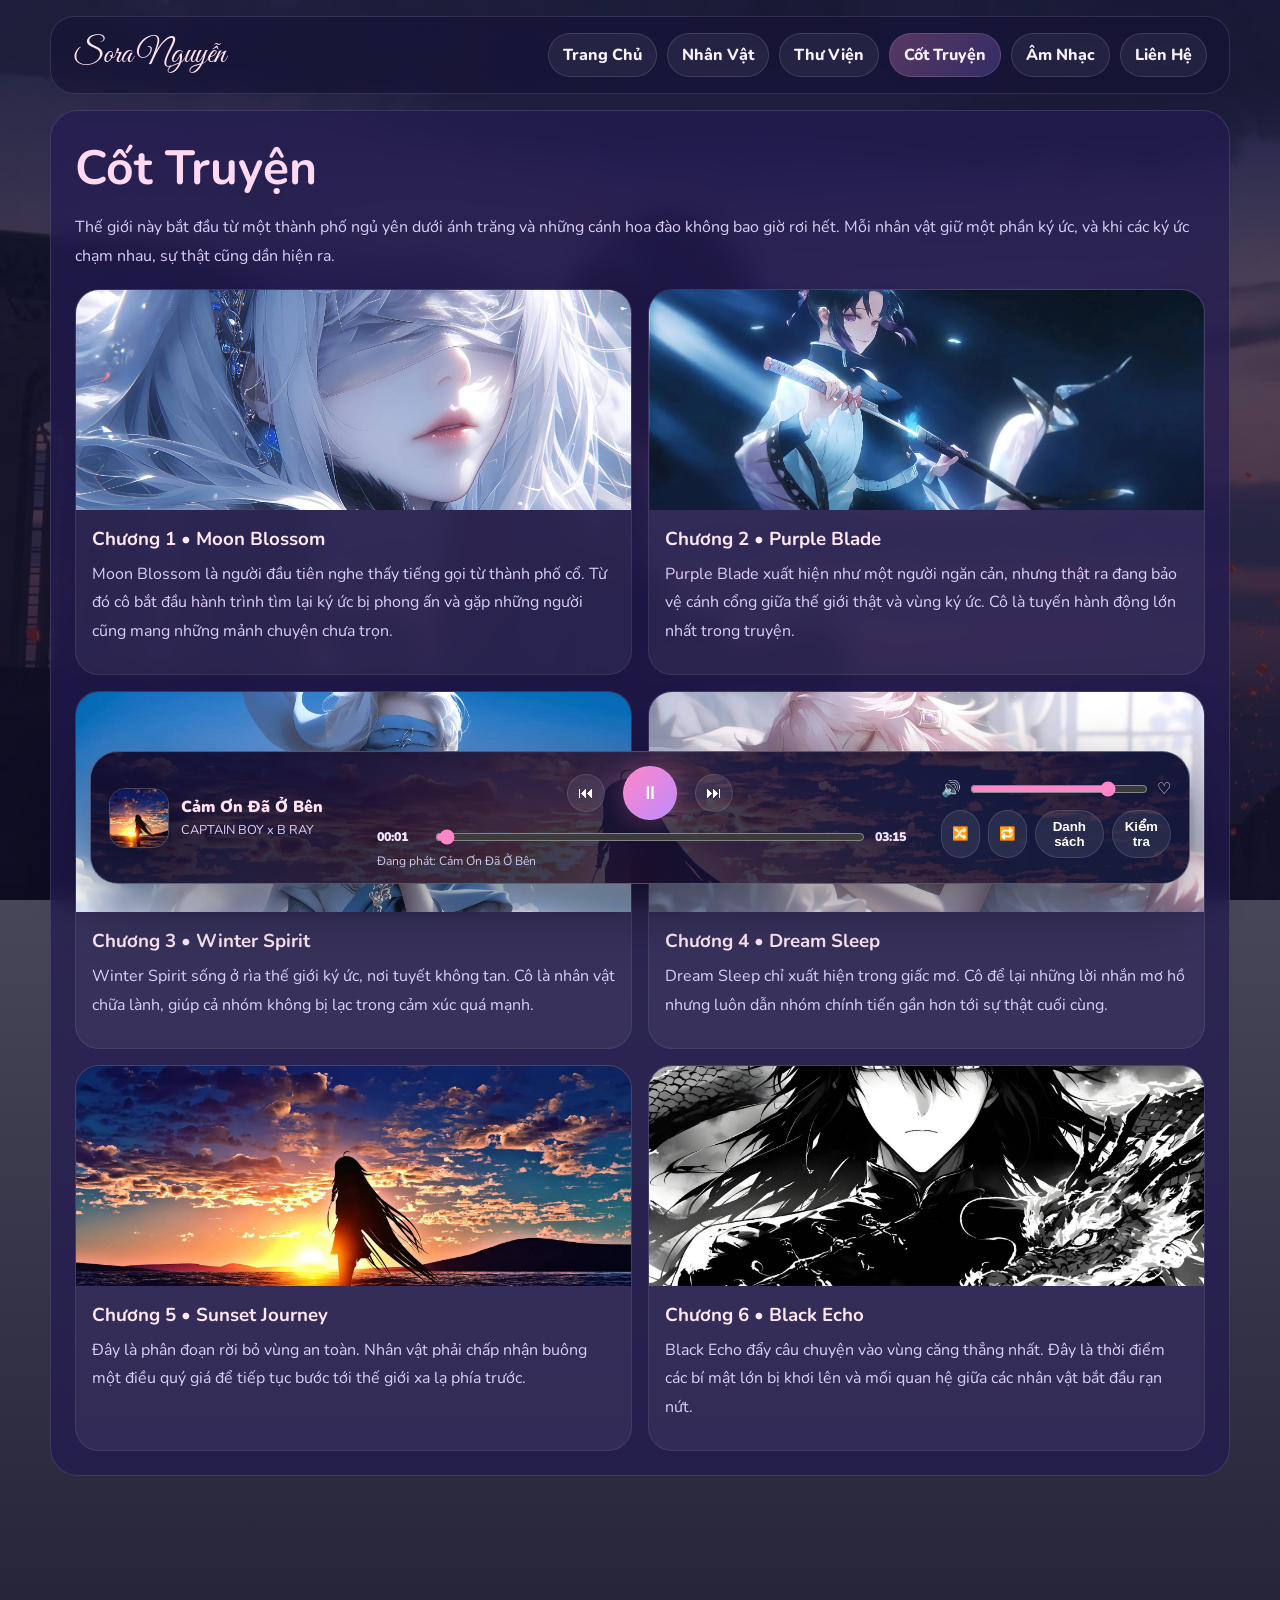
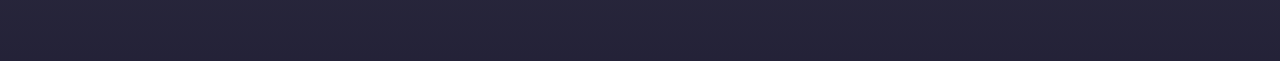
<file: pages/cot-truyen.html>
<!DOCTYPE html>
<html lang="vi">
<head>
  <meta charset="UTF-8" />
  <meta name="viewport" content="width=device-width, initial-scale=1.0" />
  <title>Cốt Truyện | Sora Nguyễn</title>
  <link rel="preconnect" href="https://fonts.googleapis.com">
  <link rel="preconnect" href="https://fonts.gstatic.com" crossorigin>
  <link href="https://fonts.googleapis.com/css2?family=Great+Vibes&family=Nunito:wght@400;600;700;800&display=swap" rel="stylesheet">
  <style>
    * { box-sizing: border-box; margin: 0; padding: 0; }
    :root {
      --card: rgba(35, 27, 82, 0.72);
      --line: rgba(255,255,255,0.12);
      --text: #f9f1ff;
      --sub: #dbcff8;
    }
    body {
      font-family: 'Nunito', sans-serif;
      color: var(--text);
      background:
        linear-gradient(rgba(12,10,34,.58), rgba(12,10,34,.90)),
        url('../images/1 (7).jpg') center/cover fixed no-repeat;
      min-height: 100vh;
    }
    .wrap { width: min(1180px, calc(100% - 28px)); margin: 0 auto; padding-bottom: 30px; }
    nav {
      position: sticky;
      top: 14px;
      z-index: 20;
      display: flex;
      justify-content: space-between;
      align-items: center;
      gap: 16px;
      margin-top: 16px;
      padding: 16px 22px;
      background: rgba(22,17,54,.52);
      backdrop-filter: blur(14px);
      border: 1px solid var(--line);
      border-radius: 24px;
    }
    .logo {
      font-family: 'Great Vibes', cursive;
      font-size: 2rem;
      color: #ffe3f1;
      text-decoration: none;
    }
    .menu { display: flex; gap: 10px; flex-wrap: wrap; }
    .menu a {
      text-decoration: none;
      color: var(--text);
      padding: 10px 14px;
      border-radius: 999px;
      font-weight: 800;
      background: rgba(255,255,255,.06);
      border: 1px solid rgba(255,255,255,.12);
    }
    .menu a.active { background: linear-gradient(135deg, rgba(244,138,194,.30), rgba(138,120,255,.24)); }
    .box {
      margin-top: 16px;
      background: var(--card);
      border: 1px solid var(--line);
      border-radius: 28px;
      padding: 24px;
      backdrop-filter: blur(12px);
    }
    h1 { font-size: 3rem; color: #ffd9f1; margin-bottom: 12px; }
    p { color: var(--sub); line-height: 1.8; margin-bottom: 12px; }
    .chapters {
      display: grid;
      grid-template-columns: repeat(2, 1fr);
      gap: 16px;
      margin-top: 18px;
    }
    .chapter {
      background: rgba(255,255,255,.06);
      border: 1px solid rgba(255,255,255,.08);
      border-radius: 24px;
      overflow: hidden;
    }
    .chapter img {
      width: 100%;
      height: 220px;
      object-fit: cover;
      display: block;
    }
    .chapter div { padding: 16px; }
    .chapter h3 { color: #ffe7f4; margin-bottom: 8px; }
    audio { width: 100%; margin-top: 18px; }
    @media (max-width: 900px) {
      .menu { display: none; }
      .chapters { grid-template-columns: 1fr; }
    }
    .petals {
  position: fixed;
  inset: 0;
  overflow: hidden;
  pointer-events: none;
  z-index: 999;
}

.petal {
  position: absolute;
  top: -15vh;
  width: 22px;
  height: 14px;
  background: linear-gradient(135deg, rgba(255,236,246,0.98), rgba(255,166,208,0.92));
  border-radius: 16px 2px 16px 2px;
  box-shadow: 0 0 12px rgba(255, 193, 220, 0.32);
  opacity: 0.88;
  animation: sakuraFall linear infinite;
}

.petal::after {
  content: '';
  position: absolute;
  inset: 2px 3px 3px 3px;
  background: rgba(255,255,255,0.18);
  border-radius: inherit;
}

@keyframes sakuraFall {
  0% {
    transform: translate3d(0, 0, 0) rotate(0deg) scale(0.9);
    opacity: 0;
  }
  10% {
    opacity: 0.95;
  }
  25% {
    transform: translate3d(55px, 24vh, 0) rotate(95deg) scale(1);
  }
  50% {
    transform: translate3d(-65px, 52vh, 0) rotate(180deg) scale(1.05);
  }
  75% {
    transform: translate3d(80px, 78vh, 0) rotate(260deg) scale(0.96);
  }
  100% {
    transform: translate3d(-90px, 115vh, 0) rotate(360deg) scale(0.92);
    opacity: 0.14;
  }
}
  </style>
  <link rel="stylesheet" href="../player.css">
</head>
<body>
  <div class="petals" id="petals"></div>
  <div class="wrap">
    <nav>
      <a class="logo" href="../index.html">Sora Nguyễn</a>
      <div class="menu">
        <a href="../index.html">Trang Chủ</a>
        <a href="nhan-vat.html">Nhân Vật</a>
        <a href="thu-vien.html">Thư Viện</a>
        <a class="active" href="cot-truyen.html">Cốt Truyện</a>
        <a href="am-nhac.html">Âm Nhạc</a>
        <a href="lien-he.html">Liên Hệ</a>
      </div>
    </nav>

    <div class="box">
      <h1>Cốt Truyện</h1>
      <p>Thế giới này bắt đầu từ một thành phố ngủ yên dưới ánh trăng và những cánh hoa đào không bao giờ rơi hết. Mỗi nhân vật giữ một phần ký ức, và khi các ký ức chạm nhau, sự thật cũng dần hiện ra.</p>

      <div class="chapters">
        <div class="chapter">
          <img src="../images/1 (1).jpg" alt="">
          <div>
            <h3>Chương 1 • Moon Blossom</h3>
            <p>Moon Blossom là người đầu tiên nghe thấy tiếng gọi từ thành phố cổ. Từ đó cô bắt đầu hành trình tìm lại ký ức bị phong ấn và gặp những người cũng mang những mảnh chuyện chưa trọn.</p>
          </div>
        </div>

        <div class="chapter">
          <img src="../images/1 (23).jpg" alt="">
          <div>
            <h3>Chương 2 • Purple Blade</h3>
            <p>Purple Blade xuất hiện như một người ngăn cản, nhưng thật ra đang bảo vệ cánh cổng giữa thế giới thật và vùng ký ức. Cô là tuyến hành động lớn nhất trong truyện.</p>
          </div>
        </div>

        <div class="chapter">
          <img src="../images/1 (2).jpg" alt="">
          <div>
            <h3>Chương 3 • Winter Spirit</h3>
            <p>Winter Spirit sống ở rìa thế giới ký ức, nơi tuyết không tan. Cô là nhân vật chữa lành, giúp cả nhóm không bị lạc trong cảm xúc quá mạnh.</p>
          </div>
        </div>

        <div class="chapter">
          <img src="../images/1 (21).jpg" alt="">
          <div>
            <h3>Chương 4 • Dream Sleep</h3>
            <p>Dream Sleep chỉ xuất hiện trong giấc mơ. Cô để lại những lời nhắn mơ hồ nhưng luôn dẫn nhóm chính tiến gần hơn tới sự thật cuối cùng.</p>
          </div>
        </div>

        <div class="chapter">
          <img src="../images/1 (32).jpg" alt="">
          <div>
            <h3>Chương 5 • Sunset Journey</h3>
            <p>Đây là phân đoạn rời bỏ vùng an toàn. Nhân vật phải chấp nhận buông một điều quý giá để tiếp tục bước tới thế giới xa lạ phía trước.</p>
          </div>
        </div>

        <div class="chapter">
          <img src="../images/1 (35).jpg" alt="">
          <div>
            <h3>Chương 6 • Black Echo</h3>
            <p>Black Echo đẩy câu chuyện vào vùng căng thẳng nhất. Đây là thời điểm các bí mật lớn bị khơi lên và mối quan hệ giữa các nhân vật bắt đầu rạn nứt.</p>
          </div>
        </div>
      </div>

      
    </div>
  </div>
  <script>
  function createPetals() {
    const container = document.getElementById('petals');
    if (!container) return;

    for (let i = 0; i < 56; i++) {
      const petal = document.createElement('span');
      petal.className = 'petal';
      petal.style.left = Math.random() * 100 + 'vw';
      petal.style.animationDuration = (14 + Math.random() * 12) + 's';
      petal.style.animationDelay = (Math.random() * 12) + 's';
      petal.style.opacity = 0.45 + Math.random() * 0.45;
      petal.style.width = (14 + Math.random() * 14) + 'px';
      petal.style.height = (9 + Math.random() * 8) + 'px';
      petal.style.filter = `blur(${Math.random() * 0.8}px)`;
      container.appendChild(petal);
    }
  }

  createPetals();
</script>

  <div class="sora-player" id="soraPlayer">
    <div class="sora-player-main">
      <div class="sora-track">
        <img class="sora-cover" id="soraCover" src="../images/1 (16).jpg" alt="cover">
        <div><div class="sora-title" id="soraTitle">Bất Công</div><div class="sora-artist" id="soraArtist">Sora Nguyễn</div></div>
      </div>
      <div class="sora-mid">
        <div class="sora-controls">
          <button class="sora-btn" id="soraPrev" type="button">⏮</button>
          <button class="sora-btn" id="soraPlayPause" type="button">▶</button>
          <button class="sora-btn" id="soraNext" type="button">⏭</button>
        </div>
        <div class="sora-progress-line"><span id="soraCurrent">00:00</span><input id="soraProgress" type="range" min="0" max="100" value="0"><span id="soraDuration">00:00</span></div>
        <div class="sora-status" id="soraStatus">Bấm ▶ để phát nhạc</div>
      </div>
      <div class="sora-side">
        <div class="sora-volume">🔊 <input id="soraVolume" type="range" min="0" max="1" step="0.01" value="0.8"> ♡</div>
        <div class="sora-tools">
          <button class="sora-small-btn" id="soraShuffle" type="button">🔀</button>
          <button class="sora-small-btn" id="soraRepeat" type="button">🔁</button>
          <button class="sora-small-btn" id="soraToggleList" type="button">Danh sách</button>
          <button class="sora-small-btn" id="soraCheck" type="button">Kiểm tra</button>
        </div>
      </div>
    </div>
    <div class="sora-list-panel"><div class="sora-list-title"><span>🎵 Danh sách phát</span><span id="soraListHint">Click bài để phát</span></div><div class="sora-list" id="soraList"></div></div>
    <audio id="soraAudio" preload="auto"></audio>
  </div>
  <script src="../player.js"></script>
</body>
</html>
</file>
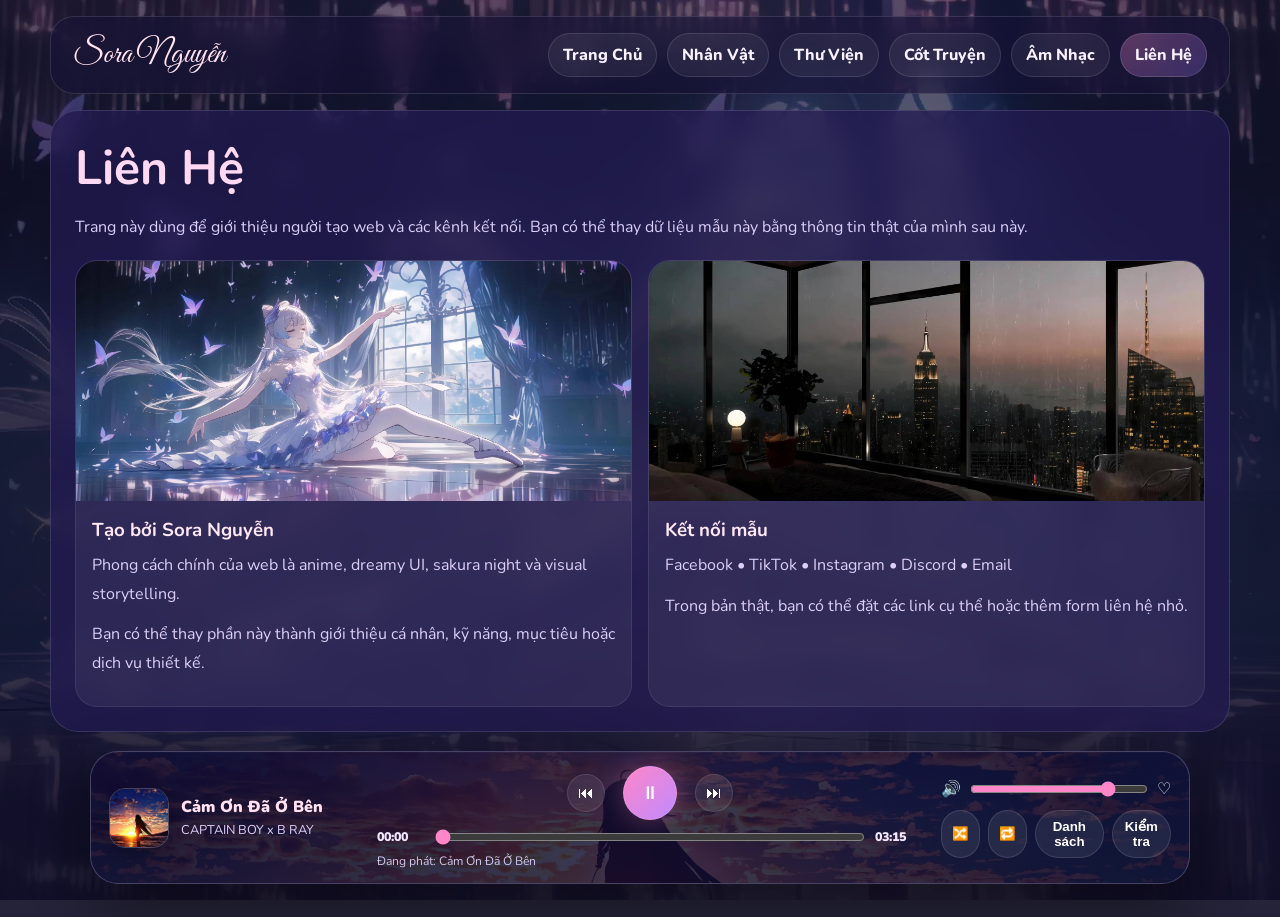
<file: pages/lien-he.html>
<!DOCTYPE html>
<html lang="vi">
<head>
  <meta charset="UTF-8" />
  <meta name="viewport" content="width=device-width, initial-scale=1.0" />
  <title>Liên Hệ | Sora Nguyễn</title>
  <link rel="preconnect" href="https://fonts.googleapis.com">
  <link rel="preconnect" href="https://fonts.gstatic.com" crossorigin>
  <link href="https://fonts.googleapis.com/css2?family=Great+Vibes&family=Nunito:wght@400;600;700;800&display=swap" rel="stylesheet">
  <style>
    * { box-sizing: border-box; margin: 0; padding: 0; }
    :root {
      --card: rgba(35, 27, 82, 0.72);
      --line: rgba(255,255,255,0.12);
      --text: #f9f1ff;
      --sub: #dbcff8;
    }
    body {
      font-family: 'Nunito', sans-serif;
      color: var(--text);
      background:
        linear-gradient(rgba(12,10,34,.58), rgba(12,10,34,.90)),
        url('../images/1 (22).jpg') center/cover fixed no-repeat;
      min-height: 100vh;
    }
    .wrap { width: min(1180px, calc(100% - 28px)); margin: 0 auto; padding-bottom: 30px; }
    nav {
      position: sticky;
      top: 14px;
      z-index: 20;
      display: flex;
      justify-content: space-between;
      align-items: center;
      gap: 16px;
      margin-top: 16px;
      padding: 16px 22px;
      background: rgba(22,17,54,.52);
      backdrop-filter: blur(14px);
      border: 1px solid var(--line);
      border-radius: 24px;
    }
    .logo {
      font-family: 'Great Vibes', cursive;
      font-size: 2rem;
      color: #ffe3f1;
      text-decoration: none;
    }
    .menu { display: flex; gap: 10px; flex-wrap: wrap; }
    .menu a {
      text-decoration: none;
      color: var(--text);
      padding: 10px 14px;
      border-radius: 999px;
      font-weight: 800;
      background: rgba(255,255,255,.06);
      border: 1px solid rgba(255,255,255,.12);
    }
    .menu a.active { background: linear-gradient(135deg, rgba(244,138,194,.30), rgba(138,120,255,.24)); }
    .box {
      margin-top: 16px;
      background: var(--card);
      border: 1px solid var(--line);
      border-radius: 28px;
      padding: 24px;
      backdrop-filter: blur(12px);
    }
    h1 { font-size: 3rem; color: #ffd9f1; margin-bottom: 12px; }
    p { color: var(--sub); line-height: 1.8; margin-bottom: 12px; }
    .grid {
      display: grid;
      grid-template-columns: 1fr 1fr;
      gap: 16px;
      margin-top: 18px;
    }
    .card {
      background: rgba(255,255,255,.06);
      border: 1px solid rgba(255,255,255,.08);
      border-radius: 22px;
      overflow: hidden;
    }
    .card img {
      width: 100%;
      height: 240px;
      object-fit: cover;
      display: block;
    }
    .card div { padding: 16px; }
    .card h3 { color: #ffe7f4; margin-bottom: 8px; }
    audio { width: 100%; margin-top: 18px; }
    @media (max-width: 900px) {
      .menu { display: none; }
      .grid { grid-template-columns: 1fr; }
    }
    .petals {
  position: fixed;
  inset: 0;
  overflow: hidden;
  pointer-events: none;
  z-index: 999;
}

.petal {
  position: absolute;
  top: -15vh;
  width: 22px;
  height: 14px;
  background: linear-gradient(135deg, rgba(255,236,246,0.98), rgba(255,166,208,0.92));
  border-radius: 16px 2px 16px 2px;
  box-shadow: 0 0 12px rgba(255, 193, 220, 0.32);
  opacity: 0.88;
  animation: sakuraFall linear infinite;
}

.petal::after {
  content: '';
  position: absolute;
  inset: 2px 3px 3px 3px;
  background: rgba(255,255,255,0.18);
  border-radius: inherit;
}

@keyframes sakuraFall {
  0% {
    transform: translate3d(0, 0, 0) rotate(0deg) scale(0.9);
    opacity: 0;
  }
  10% {
    opacity: 0.95;
  }
  25% {
    transform: translate3d(55px, 24vh, 0) rotate(95deg) scale(1);
  }
  50% {
    transform: translate3d(-65px, 52vh, 0) rotate(180deg) scale(1.05);
  }
  75% {
    transform: translate3d(80px, 78vh, 0) rotate(260deg) scale(0.96);
  }
  100% {
    transform: translate3d(-90px, 115vh, 0) rotate(360deg) scale(0.92);
    opacity: 0.14;
  }
}
  </style>
  <link rel="stylesheet" href="../player.css">
</head>
<body>
  <div class="petals" id="petals"></div>
  <div class="wrap">
    <nav>
      <a class="logo" href="../index.html">Sora Nguyễn</a>
      <div class="menu">
        <a href="../index.html">Trang Chủ</a>
        <a href="nhan-vat.html">Nhân Vật</a>
        <a href="thu-vien.html">Thư Viện</a>
        <a href="cot-truyen.html">Cốt Truyện</a>
        <a href="am-nhac.html">Âm Nhạc</a>
        <a class="active" href="lien-he.html">Liên Hệ</a>
      </div>
    </nav>

    <div class="box">
      <h1>Liên Hệ</h1>
      <p>Trang này dùng để giới thiệu người tạo web và các kênh kết nối. Bạn có thể thay dữ liệu mẫu này bằng thông tin thật của mình sau này.</p>

      <div class="grid">
        <div class="card">
          <img src="../images/1 (22).jpg" alt="">
          <div>
            <h3>Tạo bởi Sora Nguyễn</h3>
            <p>Phong cách chính của web là anime, dreamy UI, sakura night và visual storytelling.</p>
            <p>Bạn có thể thay phần này thành giới thiệu cá nhân, kỹ năng, mục tiêu hoặc dịch vụ thiết kế.</p>
          </div>
        </div>

        <div class="card">
          <img src="../images/1 (8).jpg" alt="">
          <div>
            <h3>Kết nối mẫu</h3>
            <p>Facebook • TikTok • Instagram • Discord • Email</p>
            <p>Trong bản thật, bạn có thể đặt các link cụ thể hoặc thêm form liên hệ nhỏ.</p>
          </div>
        </div>
      </div>

      
    </div>
  </div>
  <script>
  function createPetals() {
    const container = document.getElementById('petals');
    if (!container) return;

    for (let i = 0; i < 56; i++) {
      const petal = document.createElement('span');
      petal.className = 'petal';
      petal.style.left = Math.random() * 100 + 'vw';
      petal.style.animationDuration = (14 + Math.random() * 12) + 's';
      petal.style.animationDelay = (Math.random() * 12) + 's';
      petal.style.opacity = 0.45 + Math.random() * 0.45;
      petal.style.width = (14 + Math.random() * 14) + 'px';
      petal.style.height = (9 + Math.random() * 8) + 'px';
      petal.style.filter = `blur(${Math.random() * 0.8}px)`;
      container.appendChild(petal);
    }
  }

  createPetals();
</script>

  <div class="sora-player" id="soraPlayer">
    <div class="sora-player-main">
      <div class="sora-track">
        <img class="sora-cover" id="soraCover" src="../images/1 (16).jpg" alt="cover">
        <div><div class="sora-title" id="soraTitle">Bất Công</div><div class="sora-artist" id="soraArtist">Sora Nguyễn</div></div>
      </div>
      <div class="sora-mid">
        <div class="sora-controls">
          <button class="sora-btn" id="soraPrev" type="button">⏮</button>
          <button class="sora-btn" id="soraPlayPause" type="button">▶</button>
          <button class="sora-btn" id="soraNext" type="button">⏭</button>
        </div>
        <div class="sora-progress-line"><span id="soraCurrent">00:00</span><input id="soraProgress" type="range" min="0" max="100" value="0"><span id="soraDuration">00:00</span></div>
        <div class="sora-status" id="soraStatus">Bấm ▶ để phát nhạc</div>
      </div>
      <div class="sora-side">
        <div class="sora-volume">🔊 <input id="soraVolume" type="range" min="0" max="1" step="0.01" value="0.8"> ♡</div>
        <div class="sora-tools">
          <button class="sora-small-btn" id="soraShuffle" type="button">🔀</button>
          <button class="sora-small-btn" id="soraRepeat" type="button">🔁</button>
          <button class="sora-small-btn" id="soraToggleList" type="button">Danh sách</button>
          <button class="sora-small-btn" id="soraCheck" type="button">Kiểm tra</button>
        </div>
      </div>
    </div>
    <div class="sora-list-panel"><div class="sora-list-title"><span>🎵 Danh sách phát</span><span id="soraListHint">Click bài để phát</span></div><div class="sora-list" id="soraList"></div></div>
    <audio id="soraAudio" preload="auto"></audio>
  </div>
  <script src="../player.js"></script>
</body>
</html>
</file>
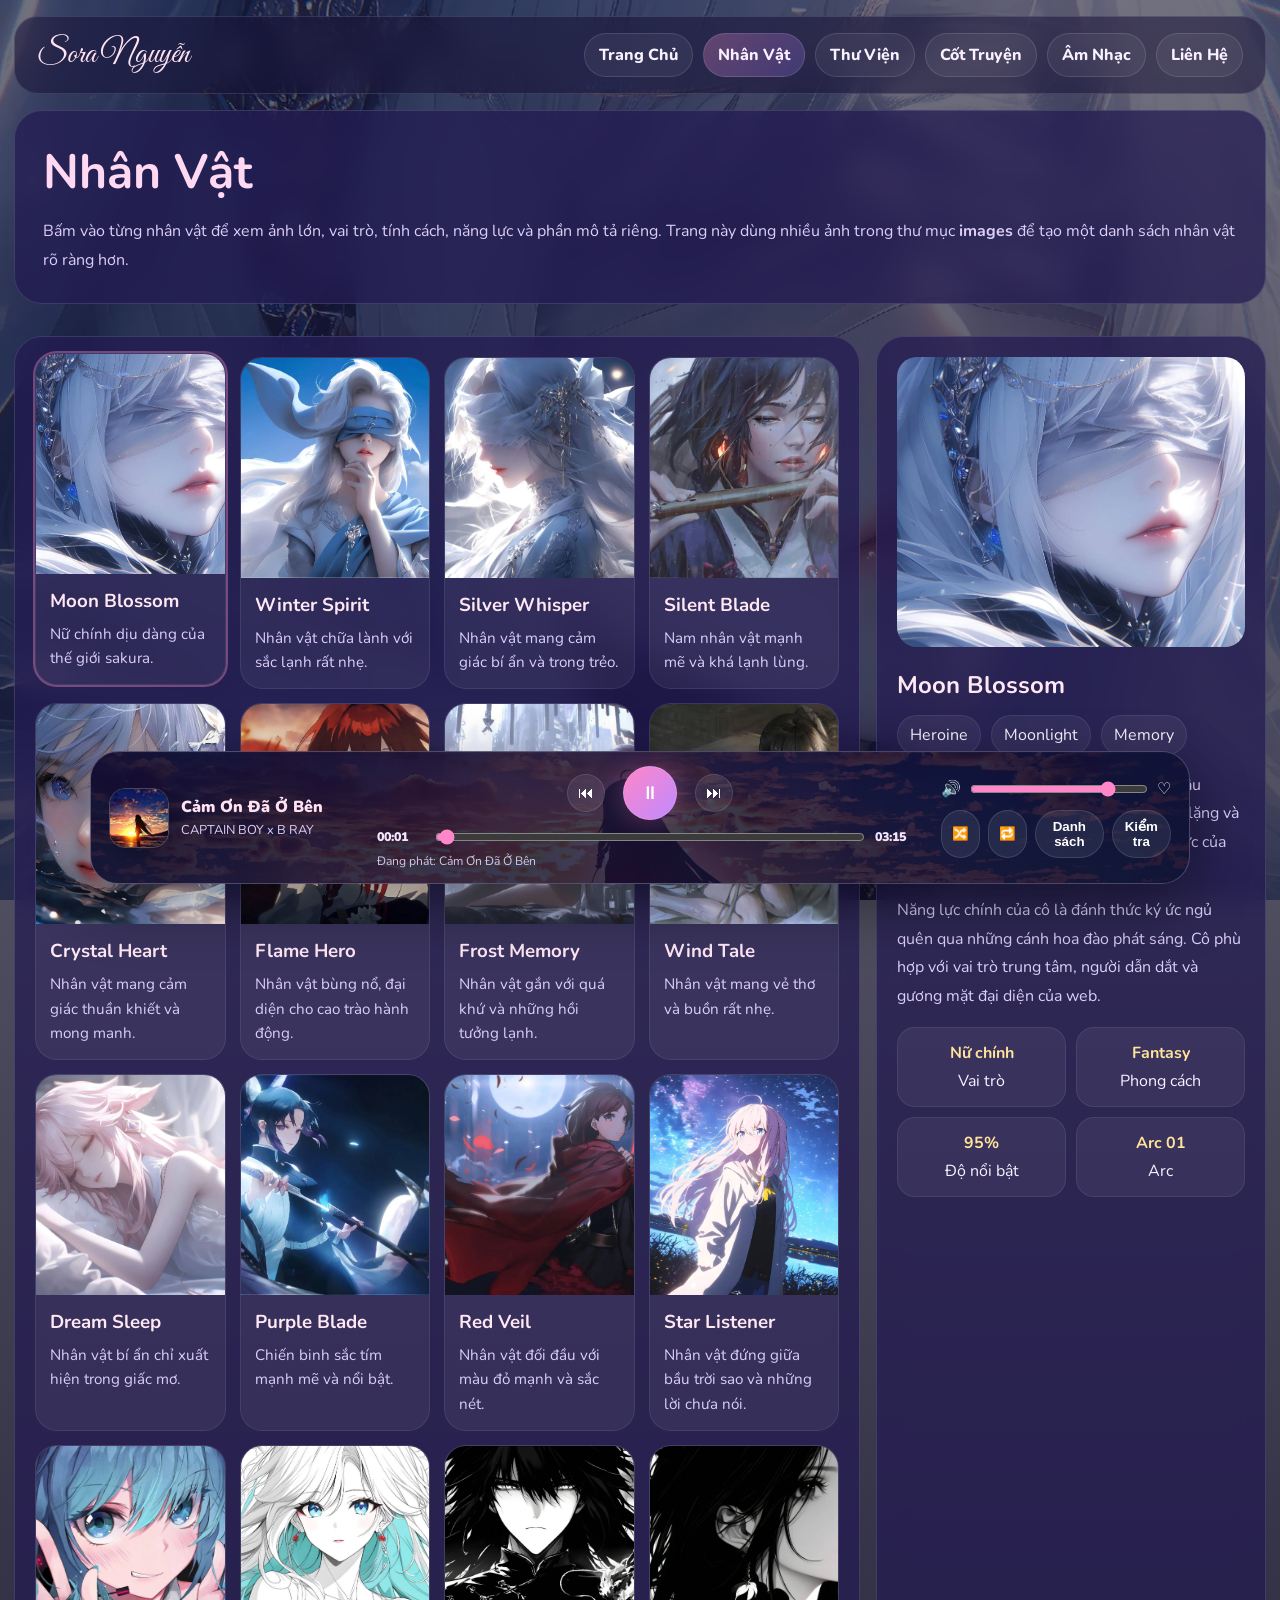
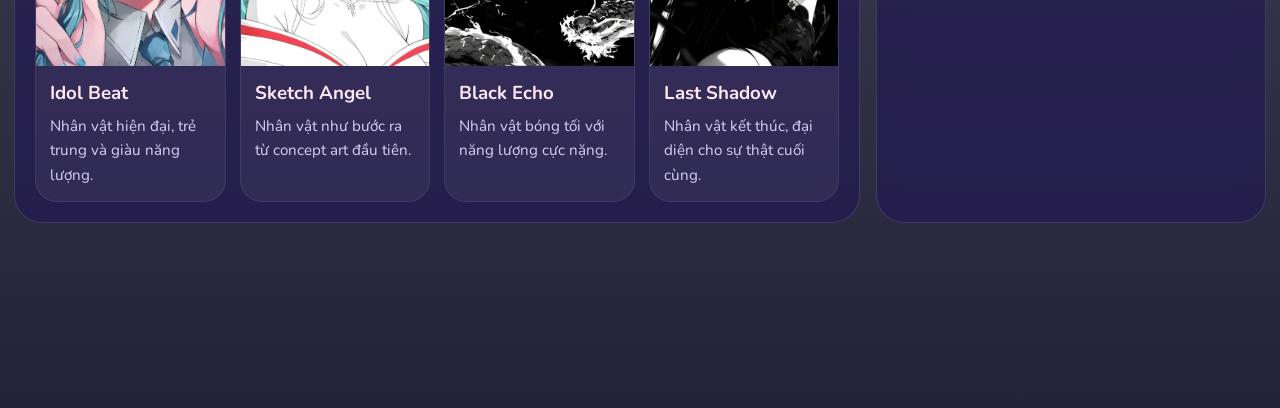
<file: pages/nhan-vat.html>
<!DOCTYPE html>
<html lang="vi">
<head>
  <meta charset="UTF-8" />
  <meta name="viewport" content="width=device-width, initial-scale=1.0" />
  <title>Nhân Vật | Sora Nguyễn</title>
  <link rel="preconnect" href="https://fonts.googleapis.com">
  <link rel="preconnect" href="https://fonts.gstatic.com" crossorigin>
  <link href="https://fonts.googleapis.com/css2?family=Great+Vibes&family=Nunito:wght@400;600;700;800&display=swap" rel="stylesheet">
  <style>
    * { box-sizing: border-box; margin: 0; padding: 0; }
    :root {
      --card: rgba(35, 27, 82, 0.72);
      --line: rgba(255,255,255,0.12);
      --text: #f9f1ff;
      --sub: #dbcff8;
      --gold: #ffe39a;
    }
    body {
      font-family: 'Nunito', sans-serif;
      color: var(--text);
      background:
        linear-gradient(rgba(12,10,34,.58), rgba(12,10,34,.90)),
        url('../images/1 (1).jpg') center/cover fixed no-repeat;
      min-height: 100vh;
    }
    .wrap { width: min(1260px, calc(100% - 28px)); margin: 0 auto; padding-bottom: 30px; }
    nav {
      position: sticky;
      top: 14px;
      z-index: 20;
      display: flex;
      justify-content: space-between;
      align-items: center;
      gap: 16px;
      margin-top: 16px;
      padding: 16px 22px;
      background: rgba(22,17,54,.52);
      backdrop-filter: blur(14px);
      border: 1px solid var(--line);
      border-radius: 24px;
    }
    .logo {
      font-family: 'Great Vibes', cursive;
      font-size: 2rem;
      color: #ffe3f1;
      text-decoration: none;
    }
    .menu { display: flex; gap: 10px; flex-wrap: wrap; }
    .menu a {
      text-decoration: none;
      color: var(--text);
      padding: 10px 14px;
      border-radius: 999px;
      font-weight: 800;
      background: rgba(255,255,255,.06);
      border: 1px solid rgba(255,255,255,.12);
    }
    .menu a.active { background: linear-gradient(135deg, rgba(244,138,194,.30), rgba(138,120,255,.24)); }
    .header, .panel {
      margin-top: 16px;
      background: var(--card);
      border: 1px solid var(--line);
      border-radius: 28px;
      backdrop-filter: blur(12px);
      overflow: hidden;
    }
    .header {
      padding: 28px;
    }
    .header h1 { font-size: 3rem; color: #ffd9f1; margin-bottom: 12px; }
    .header p { color: var(--sub); line-height: 1.8; }
    .layout {
      display: grid;
      grid-template-columns: 1fr 390px;
      gap: 16px;
      margin-top: 16px;
    }
    .grid {
      display: grid;
      grid-template-columns: repeat(4, 1fr);
      gap: 14px;
      padding: 20px;
    }
    .card {
      background: rgba(255,255,255,.06);
      border: 1px solid rgba(255,255,255,.08);
      border-radius: 22px;
      overflow: hidden;
      cursor: pointer;
      transition: .25s ease;
    }
    .card:hover, .card.active {
      transform: translateY(-4px);
      box-shadow: 0 0 0 2px rgba(244,138,194,.4);
    }
    .card img {
      width: 100%;
      height: 220px;
      object-fit: cover;
      display: block;
    }
    .card div { padding: 14px; }
    .card h3 { margin-bottom: 8px; color: #ffe7f4; }
    .card p { color: var(--sub); line-height: 1.6; font-size: .95rem; }
    .detail {
      padding: 20px;
    }
    .detail img {
      width: 100%;
      height: 290px;
      object-fit: cover;
      border-radius: 20px;
      margin-bottom: 16px;
    }
    .detail h2 { color: #ffe7f4; margin-bottom: 8px; }
    .detail p { color: var(--sub); line-height: 1.8; margin-bottom: 10px; }
    .chips {
      display: flex;
      gap: 10px;
      flex-wrap: wrap;
      margin: 14px 0 16px;
    }
    .chip {
      padding: 8px 12px;
      border-radius: 999px;
      background: rgba(255,255,255,.06);
      border: 1px solid rgba(255,255,255,.08);
    }
    .stats {
      display: grid;
      grid-template-columns: repeat(2, 1fr);
      gap: 10px;
      margin-top: 16px;
    }
    .stat {
      text-align: center;
      padding: 14px;
      border-radius: 18px;
      background: rgba(255,255,255,.06);
      border: 1px solid rgba(255,255,255,.08);
    }
    .stat strong {
      display: block;
      color: var(--gold);
      margin-bottom: 6px;
    }
    audio { width: 100%; margin-top: 18px; }
    @media (max-width: 1150px) {
      .layout { grid-template-columns: 1fr; }
      .grid { grid-template-columns: repeat(3, 1fr); }
    }
    @media (max-width: 780px) {
      .menu { display: none; }
      .grid { grid-template-columns: repeat(2, 1fr); }
    }
    .petals {
  position: fixed;
  inset: 0;
  overflow: hidden;
  pointer-events: none;
  z-index: 999;
}

.petal {
  position: absolute;
  top: -15vh;
  width: 22px;
  height: 14px;
  background: linear-gradient(135deg, rgba(255,236,246,0.98), rgba(255,166,208,0.92));
  border-radius: 16px 2px 16px 2px;
  box-shadow: 0 0 12px rgba(255, 193, 220, 0.32);
  opacity: 0.88;
  animation: sakuraFall linear infinite;
}

.petal::after {
  content: '';
  position: absolute;
  inset: 2px 3px 3px 3px;
  background: rgba(255,255,255,0.18);
  border-radius: inherit;
}

@keyframes sakuraFall {
  0% {
    transform: translate3d(0, 0, 0) rotate(0deg) scale(0.9);
    opacity: 0;
  }
  10% {
    opacity: 0.95;
  }
  25% {
    transform: translate3d(55px, 24vh, 0) rotate(95deg) scale(1);
  }
  50% {
    transform: translate3d(-65px, 52vh, 0) rotate(180deg) scale(1.05);
  }
  75% {
    transform: translate3d(80px, 78vh, 0) rotate(260deg) scale(0.96);
  }
  100% {
    transform: translate3d(-90px, 115vh, 0) rotate(360deg) scale(0.92);
    opacity: 0.14;
  }
}
  </style>
  <link rel="stylesheet" href="../player.css">
</head>
<body>
  <div class="petals" id="petals"></div>
  <div class="wrap">
    <nav>
      <a class="logo" href="../index.html">Sora Nguyễn</a>
      <div class="menu">
        <a href="../index.html">Trang Chủ</a>
        <a class="active" href="nhan-vat.html">Nhân Vật</a>
        <a href="thu-vien.html">Thư Viện</a>
        <a href="cot-truyen.html">Cốt Truyện</a>
        <a href="am-nhac.html">Âm Nhạc</a>
        <a href="lien-he.html">Liên Hệ</a>
      </div>
    </nav>

    <div class="header">
      <h1>Nhân Vật</h1>
      <p>Bấm vào từng nhân vật để xem ảnh lớn, vai trò, tính cách, năng lực và phần mô tả riêng. Trang này dùng nhiều ảnh trong thư mục <strong>images</strong> để tạo một danh sách nhân vật rõ ràng hơn.</p>
    </div>

    <div class="layout">
      <div class="panel">
        <div class="grid" id="characterGrid"></div>
      </div>

      <div class="panel detail">
        <img id="detailImage" src="../images/1 (1).jpg" alt="">
        <h2 id="detailTitle">Moon Blossom</h2>
        <div class="chips" id="detailChips"></div>
        <p id="detailDesc1"></p>
        <p id="detailDesc2"></p>
        <div class="stats">
          <div class="stat"><strong id="stat1"></strong>Vai trò</div>
          <div class="stat"><strong id="stat2"></strong>Phong cách</div>
          <div class="stat"><strong id="stat3"></strong>Độ nổi bật</div>
          <div class="stat"><strong id="stat4"></strong>Arc</div>
        </div>
        
      </div>
    </div>
  </div>

  <script>
    const characters = [
      {
        img: '../images/1 (1).jpg',
        name: 'Moon Blossom',
        short: 'Nữ chính dịu dàng của thế giới sakura.',
        desc1: 'Moon Blossom là nhân vật mở đầu của câu chuyện. Cô mang vẻ đẹp mềm mại, trầm lặng và là người kết nối toàn bộ những mảnh ký ức của thành phố dưới ánh trăng.',
        desc2: 'Năng lực chính của cô là đánh thức ký ức ngủ quên qua những cánh hoa đào phát sáng. Cô phù hợp với vai trò trung tâm, người dẫn dắt và gương mặt đại diện của web.',
        chips: ['Heroine', 'Moonlight', 'Memory'],
        stats: ['Nữ chính', 'Fantasy', '95%', 'Arc 01']
      },
      {
        img: '../images/1 (2).jpg',
        name: 'Winter Spirit',
        short: 'Nhân vật chữa lành với sắc lạnh rất nhẹ.',
        desc1: 'Winter Spirit sống ở vùng rìa của thế giới ký ức, nơi tuyết không tan và thời gian trôi rất chậm. Cô xuất hiện mỗi khi các nhân vật cần nghỉ ngơi và hồi phục.',
        desc2: 'Vai trò của cô là cân bằng cảm xúc và giữ cho nhóm không bị lạc trong những ký ức quá nặng nề.',
        chips: ['Healing', 'Winter', 'Support'],
        stats: ['Hỗ trợ', 'Soft', '91%', 'Arc 02']
      },
      {
        img: '../images/1 (3).jpg',
        name: 'Silver Whisper',
        short: 'Nhân vật mang cảm giác bí ẩn và trong trẻo.',
        desc1: 'Silver Whisper được xây dựng như một biểu tượng của sự im lặng và quan sát. Mỗi lần xuất hiện đều mang theo một câu hỏi hơn là câu trả lời.',
        desc2: 'Cô phù hợp cho những đoạn truyện có chiều sâu tâm lý, nơi người xem phải tự suy diễn nhiều hơn.',
        chips: ['Mystery', 'Quiet', 'Elegance'],
        stats: ['Phụ', 'Mystic', '88%', 'Arc 03']
      },
      {
        img: '../images/1 (4).jpg',
        name: 'Silent Blade',
        short: 'Nam nhân vật mạnh mẽ và khá lạnh lùng.',
        desc1: 'Silent Blade là nhân vật nam mang tinh thần đối đầu trực diện. Anh đứng giữa ranh giới bảo vệ và phá hủy, luôn xuất hiện vào những chương quan trọng.',
        desc2: 'Vai trò của anh là làm đối trọng cảm xúc với Moon Blossom và tạo chiều sâu cho các phân đoạn hành động.',
        chips: ['Male Lead', 'Battle', 'Dark'],
        stats: ['Đối trọng', 'Action', '90%', 'Arc 04']
      },
      {
        img: '../images/1 (14).jpg',
        name: 'Crystal Heart',
        short: 'Nhân vật mang cảm giác thuần khiết và mong manh.',
        desc1: 'Crystal Heart đại diện cho những điều đẹp nhưng dễ vỡ. Cô gắn với chủ đề tin tưởng, hy vọng và lòng tốt trong những nơi tối nhất.',
        desc2: 'Thích hợp cho các phân đoạn chữa lành hoặc những chương nhấn mạnh vào cảm xúc mỏng manh.',
        chips: ['Pure', 'Hope', 'Light'],
        stats: ['Phụ', 'Emotional', '86%', 'Arc 05']
      },
      {
        img: '../images/1 (16).jpg',
        name: 'Flame Hero',
        short: 'Nhân vật bùng nổ, đại diện cho cao trào hành động.',
        desc1: 'Flame Hero là điểm nhấn cho những đoạn nhịp nhanh, chiến đấu trực diện và chuyển biến lớn.',
        desc2: 'Nhân vật này thường dẫn dắt các cảnh có lửa, bầu trời đỏ và năng lượng dâng cao.',
        chips: ['Fire', 'Hero', 'Impact'],
        stats: ['Chính', 'Action', '99%', 'Arc 06']
      },
      {
        img: '../images/1 (18).jpg',
        name: 'Frost Memory',
        short: 'Nhân vật gắn với quá khứ và những hồi tưởng lạnh.',
        desc1: 'Frost Memory xuất hiện trong các phân đoạn nhân vật đối diện lại chính mình, thường là lúc cốt truyện chậm lại để nhìn sâu vào nội tâm.',
        desc2: 'Cô là hình tượng của những ký ức không thể quên nhưng cũng không thể chạm vào.',
        chips: ['Past', 'Memory', 'Ice'],
        stats: ['Ẩn dụ', 'Drama', '84%', 'Arc 07']
      },
      {
        img: '../images/1 (20).jpg',
        name: 'Wind Tale',
        short: 'Nhân vật mang vẻ thơ và buồn rất nhẹ.',
        desc1: 'Wind Tale phù hợp cho những chương thư tay, nhật ký, đoạn văn kể lại và các cảnh hoàng hôn lặng.',
        desc2: 'Cô mang lại sự chậm rãi, giúp câu chuyện không chỉ có hành động mà còn có những khoảng thở.',
        chips: ['Diary', 'Poem', 'Quiet'],
        stats: ['Phụ', 'Story', '85%', 'Arc 08']
      },
      {
        img: '../images/1 (21).jpg',
        name: 'Dream Sleep',
        short: 'Nhân vật bí ẩn chỉ xuất hiện trong giấc mơ.',
        desc1: 'Dream Sleep là người đưa ra những lời nhắn khó hiểu nhưng luôn đúng lúc. Cô xuất hiện khi nhân vật chính bị mắc kẹt trong ký ức.',
        desc2: 'Vai trò của cô là gợi ý hướng đi, mở cánh cửa tới sự thật và giữ nhịp chữa lành.',
        chips: ['Dream', 'Guide', 'Healing'],
        stats: ['Bí ẩn', 'Dreamy', '93%', 'Arc 09']
      },
      {
        img: '../images/1 (23).jpg',
        name: 'Purple Blade',
        short: 'Chiến binh sắc tím mạnh mẽ và nổi bật.',
        desc1: 'Purple Blade là nhân vật hành động nổi bật nhất trong thế giới này. Cô bảo vệ cánh cổng giữa thế giới thật và vùng ký ức.',
        desc2: 'Khí chất của cô lạnh, nhanh và chuẩn xác. Cô hợp cho các cảnh chiến đấu, bảo vệ hoặc hi sinh.',
        chips: ['Action', 'Blade', 'Guardian'],
        stats: ['Canh gác', 'Combat', '98%', 'Arc 10']
      },
      {
        img: '../images/1 (24).jpg',
        name: 'Red Veil',
        short: 'Nhân vật đối đầu với màu đỏ mạnh và sắc nét.',
        desc1: 'Red Veil đại diện cho nguy hiểm, hấp dẫn và sự bất ổn trong câu chuyện. Cô thường xuất hiện khi mọi thứ tưởng như đã yên ổn.',
        desc2: 'Nhân vật này phù hợp làm phản diện hoặc người giữ một sự thật khó chấp nhận.',
        chips: ['Red', 'Danger', 'Conflict'],
        stats: ['Phản diện', 'Dark', '89%', 'Arc 11']
      },
      {
        img: '../images/1 (26).jpg',
        name: 'Star Listener',
        short: 'Nhân vật đứng giữa bầu trời sao và những lời chưa nói.',
        desc1: 'Star Listener là nhân vật dành cho những đoạn thế giới mở rộng, những câu hỏi lớn và cảm giác nhỏ bé trước vũ trụ.',
        desc2: 'Cô thích hợp cho các phần world building hoặc các chương đầy suy tư.',
        chips: ['Stars', 'Wide World', 'Thought'],
        stats: ['Quan sát', 'Fantasy', '87%', 'Arc 12']
      },
      {
        img: '../images/1 (28).jpg',
        name: 'Idol Beat',
        short: 'Nhân vật hiện đại, trẻ trung và giàu năng lượng.',
        desc1: 'Idol Beat là màu sắc tươi mới giữa thế giới mơ màng này. Nhân vật tạo ra cảm giác trẻ, nhanh và nổi bật.',
        desc2: 'Phù hợp cho các trang về âm nhạc, thần tượng, sân khấu hoặc chương ngoại truyện nhẹ.',
        chips: ['Music', 'Idol', 'Modern'],
        stats: ['Ngoại truyện', 'Pop', '82%', 'Arc 13']
      },
      {
        img: '../images/1 (34).jpg',
        name: 'Sketch Angel',
        short: 'Nhân vật như bước ra từ concept art đầu tiên.',
        desc1: 'Sketch Angel mang vẻ đẹp chưa hoàn thiện, như một ý tưởng còn đang dần thành hình. Cô phù hợp cho khu concept, hậu trường hoặc ý tưởng nền.',
        desc2: 'Nhân vật này tượng trưng cho những điều chưa nói hết, những bản nháp và khả năng sáng tạo.',
        chips: ['Concept', 'Angel', 'Art'],
        stats: ['Ý tưởng', 'Sketch', '80%', 'Arc 14']
      },
      {
        img: '../images/1 (35).jpg',
        name: 'Black Echo',
        short: 'Nhân vật bóng tối với năng lượng cực nặng.',
        desc1: 'Black Echo là mặt đối lập của sự chữa lành. Mỗi lần xuất hiện đều đẩy câu chuyện vào vùng căng thẳng hơn.',
        desc2: 'Nhân vật này hợp cho các cảnh đối đầu, bí mật và rạn nứt trong nhóm.',
        chips: ['Dark', 'Echo', 'Pressure'],
        stats: ['Đối đầu', 'Dark', '92%', 'Arc 15']
      },
      {
        img: '../images/1 (36).jpg',
        name: 'Last Shadow',
        short: 'Nhân vật kết thúc, đại diện cho sự thật cuối cùng.',
        desc1: 'Last Shadow là hình tượng khép lại hành trình. Cô hoặc anh xuất hiện ở cuối truyện để hé lộ điều bị chôn giấu từ rất lâu.',
        desc2: 'Đây là nhân vật dành cho những chương cuối, nơi mọi câu hỏi dần được trả lời.',
        chips: ['Finale', 'Truth', 'Shadow'],
        stats: ['Kết thúc', 'Final', '94%', 'Arc 16']
      }
    ];

    const grid = document.getElementById('characterGrid');

    function applyCharacter(item) {
      document.getElementById('detailImage').src = item.img;
      document.getElementById('detailTitle').innerText = item.name;
      document.getElementById('detailDesc1').innerText = item.desc1;
      document.getElementById('detailDesc2').innerText = item.desc2;
      document.getElementById('stat1').innerText = item.stats[0];
      document.getElementById('stat2').innerText = item.stats[1];
      document.getElementById('stat3').innerText = item.stats[2];
      document.getElementById('stat4').innerText = item.stats[3];
      document.getElementById('detailChips').innerHTML = item.chips.map(c => `<div class="chip">${c}</div>`).join('');
    }

    characters.forEach((item, idx) => {
      const div = document.createElement('div');
      div.className = 'card' + (idx === 0 ? ' active' : '');
      div.innerHTML = `
        <img src="${item.img}" alt="${item.name}">
        <div>
          <h3>${item.name}</h3>
          <p>${item.short}</p>
        </div>
      `;
      div.onclick = () => {
        document.querySelectorAll('.card').forEach(el => el.classList.remove('active'));
        div.classList.add('active');
        applyCharacter(item);
      };
      grid.appendChild(div);
    });

    applyCharacter(characters[0]);
  </script>
  <script>
  function createPetals() {
    const container = document.getElementById('petals');
    if (!container) return;

    for (let i = 0; i < 56; i++) {
      const petal = document.createElement('span');
      petal.className = 'petal';
      petal.style.left = Math.random() * 100 + 'vw';
      petal.style.animationDuration = (14 + Math.random() * 12) + 's';
      petal.style.animationDelay = (Math.random() * 12) + 's';
      petal.style.opacity = 0.45 + Math.random() * 0.45;
      petal.style.width = (14 + Math.random() * 14) + 'px';
      petal.style.height = (9 + Math.random() * 8) + 'px';
      petal.style.filter = `blur(${Math.random() * 0.8}px)`;
      container.appendChild(petal);
    }
  }

  createPetals();
</script>

  <div class="sora-player" id="soraPlayer">
    <div class="sora-player-main">
      <div class="sora-track">
        <img class="sora-cover" id="soraCover" src="../images/1 (16).jpg" alt="cover">
        <div><div class="sora-title" id="soraTitle">Bất Công</div><div class="sora-artist" id="soraArtist">Sora Nguyễn</div></div>
      </div>
      <div class="sora-mid">
        <div class="sora-controls">
          <button class="sora-btn" id="soraPrev" type="button">⏮</button>
          <button class="sora-btn" id="soraPlayPause" type="button">▶</button>
          <button class="sora-btn" id="soraNext" type="button">⏭</button>
        </div>
        <div class="sora-progress-line"><span id="soraCurrent">00:00</span><input id="soraProgress" type="range" min="0" max="100" value="0"><span id="soraDuration">00:00</span></div>
        <div class="sora-status" id="soraStatus">Bấm ▶ để phát nhạc</div>
      </div>
      <div class="sora-side">
        <div class="sora-volume">🔊 <input id="soraVolume" type="range" min="0" max="1" step="0.01" value="0.8"> ♡</div>
        <div class="sora-tools">
          <button class="sora-small-btn" id="soraShuffle" type="button">🔀</button>
          <button class="sora-small-btn" id="soraRepeat" type="button">🔁</button>
          <button class="sora-small-btn" id="soraToggleList" type="button">Danh sách</button>
          <button class="sora-small-btn" id="soraCheck" type="button">Kiểm tra</button>
        </div>
      </div>
    </div>
    <div class="sora-list-panel"><div class="sora-list-title"><span>🎵 Danh sách phát</span><span id="soraListHint">Click bài để phát</span></div><div class="sora-list" id="soraList"></div></div>
    <audio id="soraAudio" preload="auto"></audio>
  </div>
  <script src="../player.js"></script>
</body>
</html>
</file>
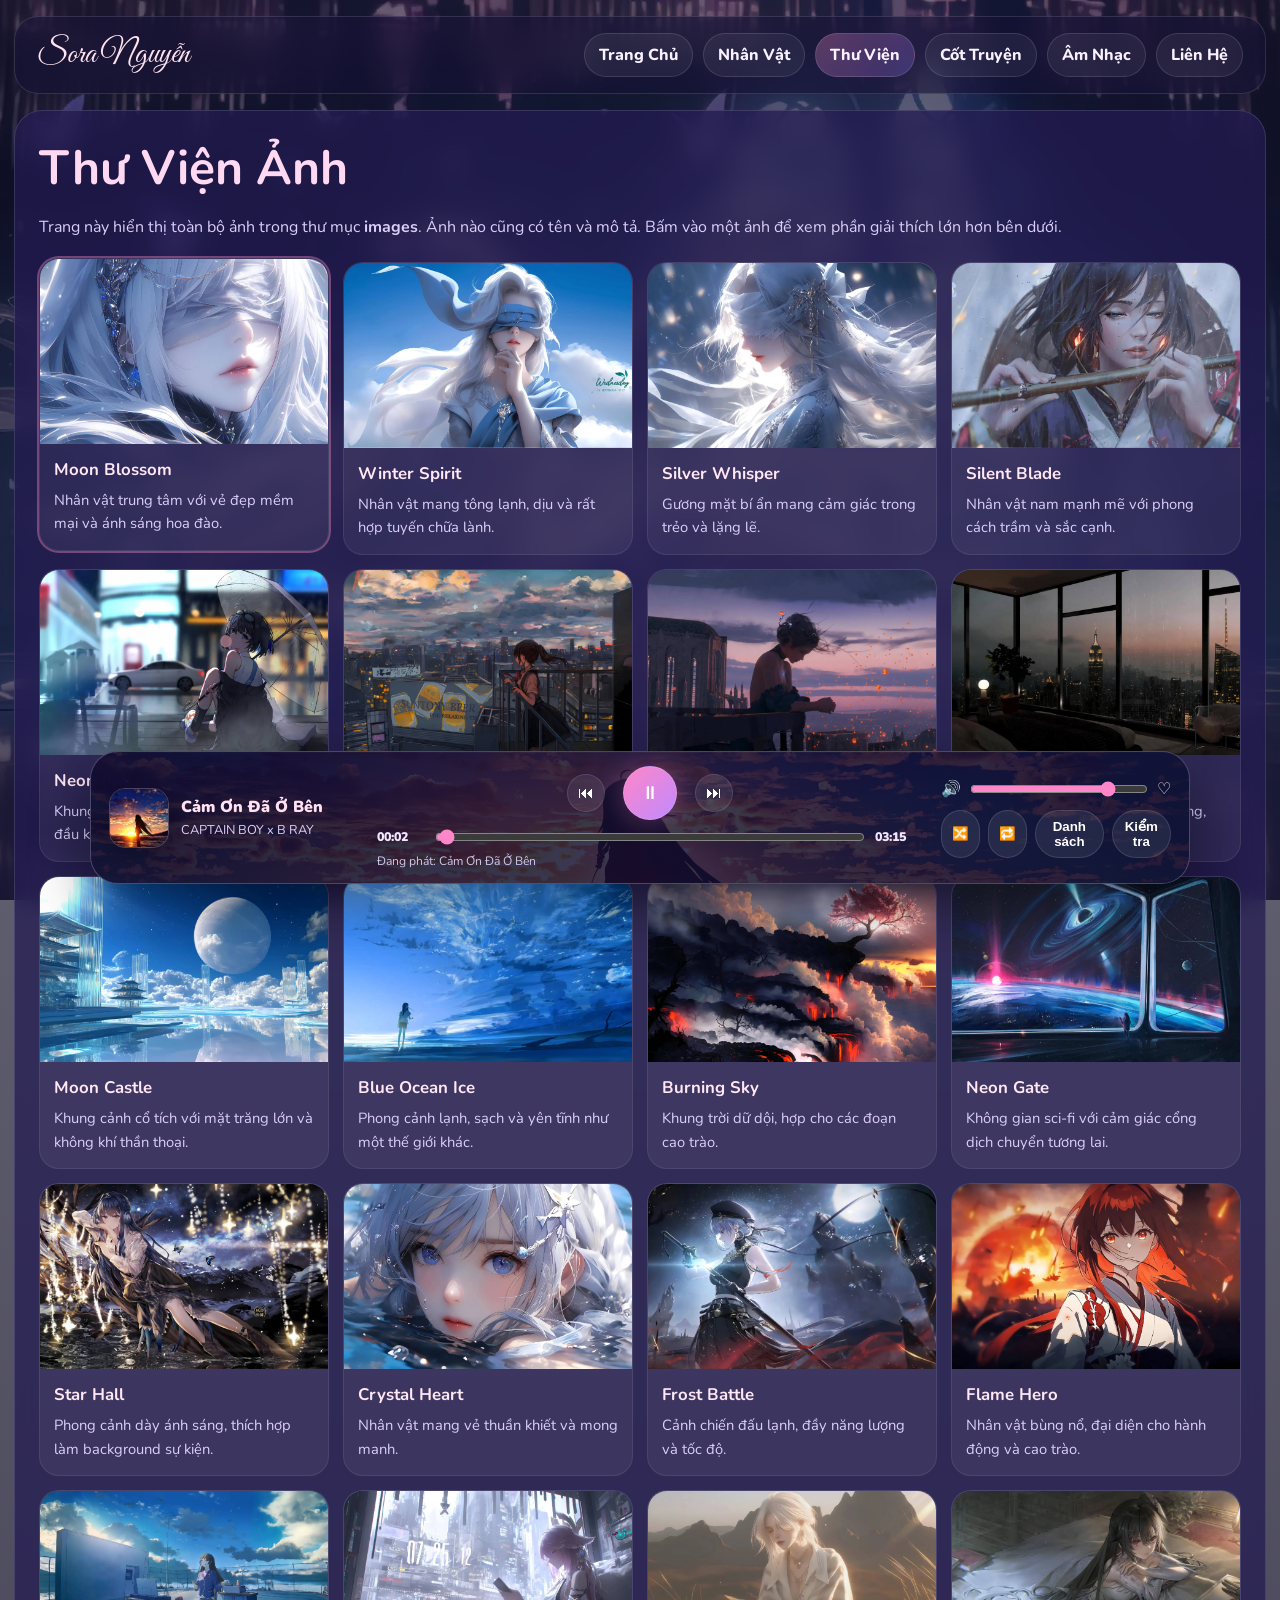
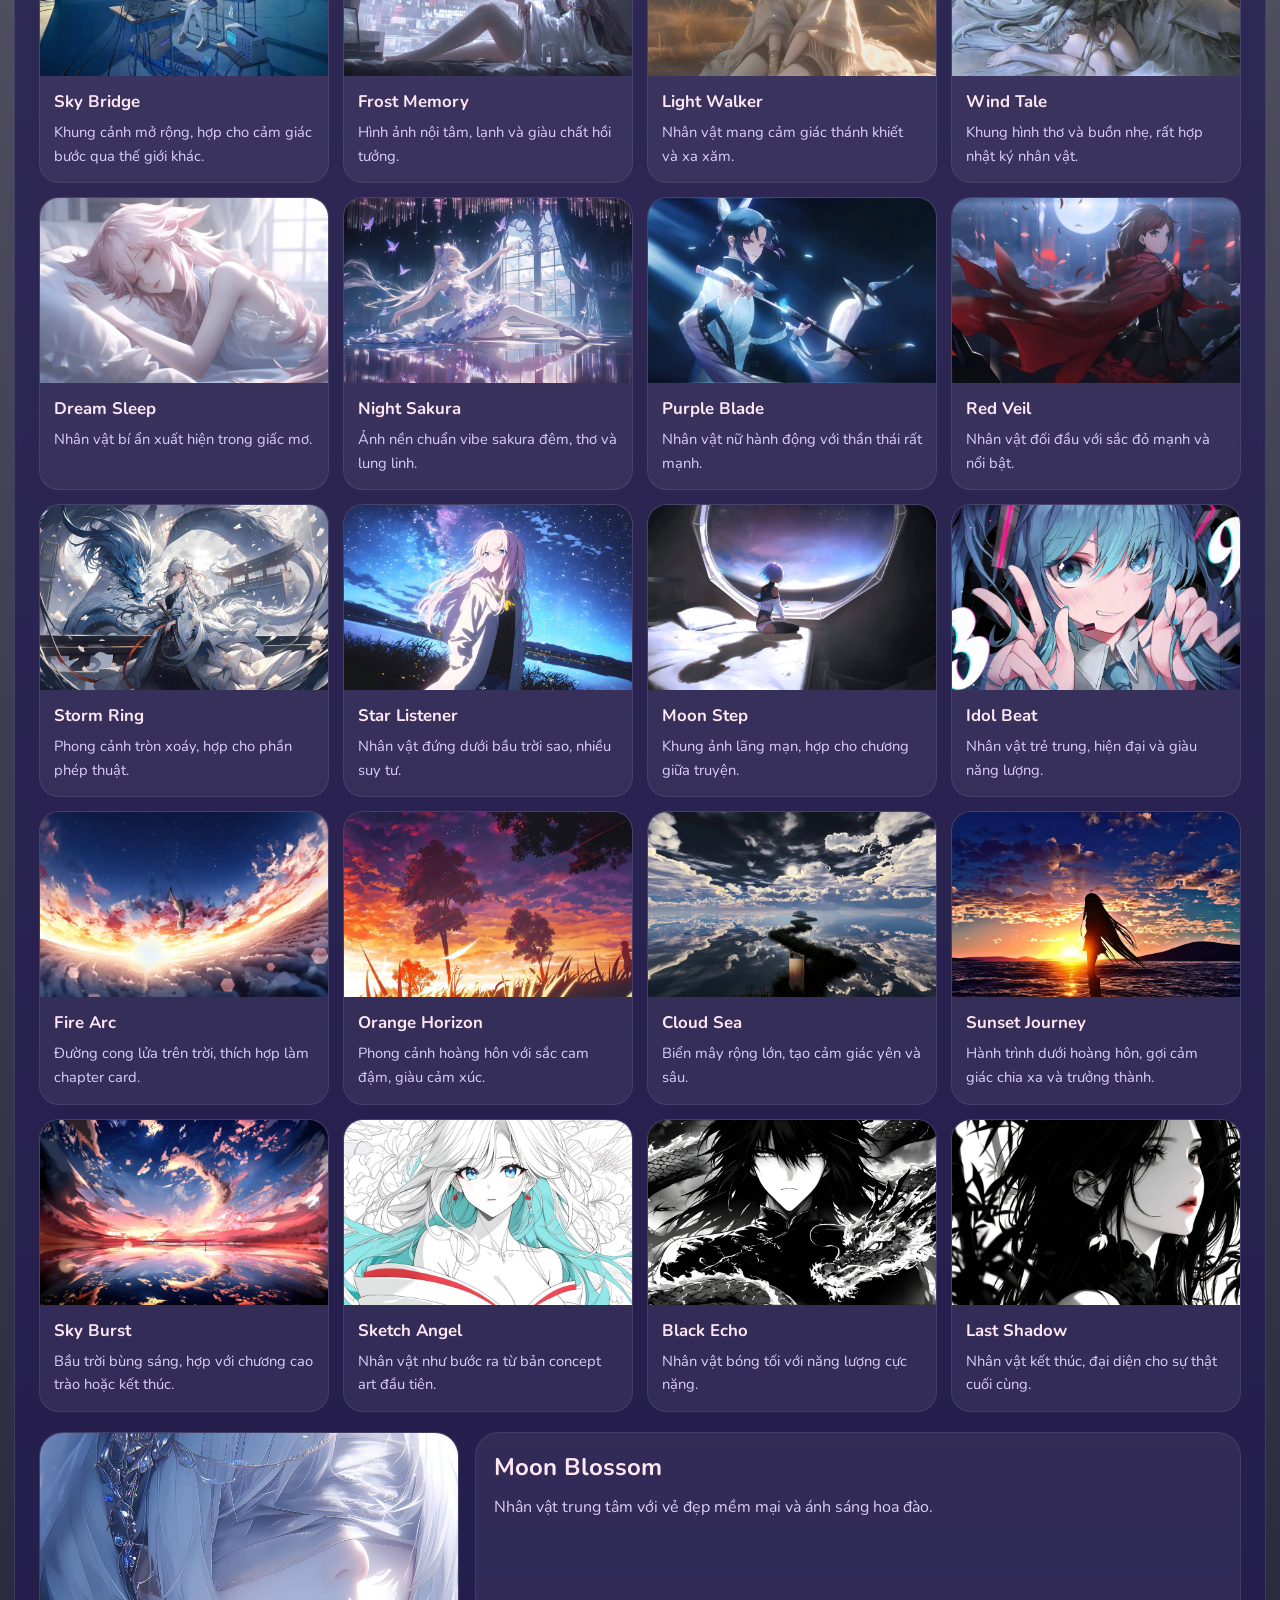
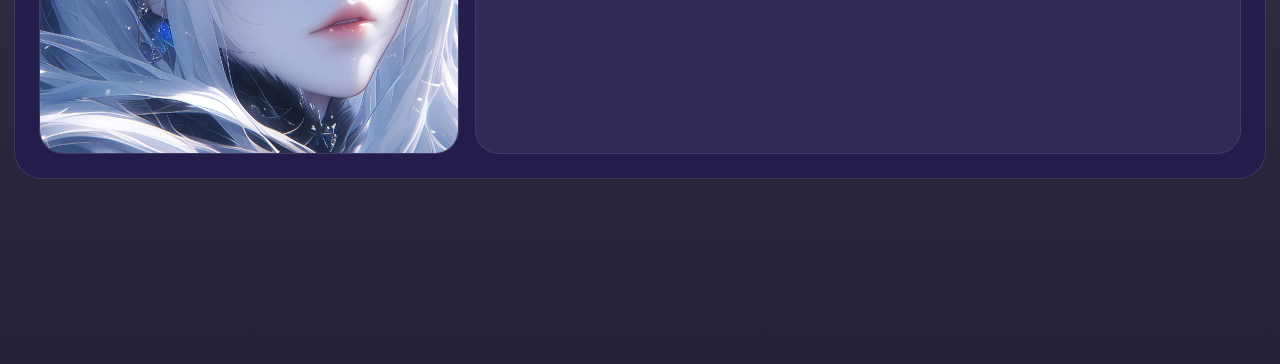
<file: pages/thu-vien.html>
<!DOCTYPE html>
<html lang="vi">
<head>
  <meta charset="UTF-8" />
  <meta name="viewport" content="width=device-width, initial-scale=1.0" />
  <title>Thư Viện | Sora Nguyễn</title>
  <link rel="preconnect" href="https://fonts.googleapis.com">
  <link rel="preconnect" href="https://fonts.gstatic.com" crossorigin>
  <link href="https://fonts.googleapis.com/css2?family=Great+Vibes&family=Nunito:wght@400;600;700;800&display=swap" rel="stylesheet">
  <style>
    * { box-sizing: border-box; margin: 0; padding: 0; }
    :root {
      --card: rgba(35, 27, 82, 0.72);
      --line: rgba(255,255,255,0.12);
      --text: #f9f1ff;
      --sub: #dbcff8;
    }
    body {
      font-family: 'Nunito', sans-serif;
      color: var(--text);
      background:
        linear-gradient(rgba(12,10,34,.58), rgba(12,10,34,.90)),
        url('../images/1 (22).jpg') center/cover fixed no-repeat;
      min-height: 100vh;
    }
    .wrap { width: min(1260px, calc(100% - 28px)); margin: 0 auto; padding-bottom: 30px; }
    nav {
      position: sticky;
      top: 14px;
      z-index: 20;
      display: flex;
      justify-content: space-between;
      align-items: center;
      gap: 16px;
      margin-top: 16px;
      padding: 16px 22px;
      background: rgba(22,17,54,.52);
      backdrop-filter: blur(14px);
      border: 1px solid var(--line);
      border-radius: 24px;
    }
    .logo {
      font-family: 'Great Vibes', cursive;
      font-size: 2rem;
      color: #ffe3f1;
      text-decoration: none;
    }
    .menu { display: flex; gap: 10px; flex-wrap: wrap; }
    .menu a {
      text-decoration: none;
      color: var(--text);
      padding: 10px 14px;
      border-radius: 999px;
      font-weight: 800;
      background: rgba(255,255,255,.06);
      border: 1px solid rgba(255,255,255,.12);
    }
    .menu a.active { background: linear-gradient(135deg, rgba(244,138,194,.30), rgba(138,120,255,.24)); }
    .box {
      margin-top: 16px;
      background: var(--card);
      border: 1px solid var(--line);
      border-radius: 28px;
      padding: 24px;
      backdrop-filter: blur(12px);
    }
    h1 { font-size: 3rem; color: #ffd9f1; margin-bottom: 12px; }
    p { color: var(--sub); line-height: 1.8; }
    .grid {
      margin-top: 20px;
      display: grid;
      grid-template-columns: repeat(4, 1fr);
      gap: 14px;
    }
    .item {
      background: rgba(255,255,255,.06);
      border: 1px solid rgba(255,255,255,.08);
      border-radius: 20px;
      overflow: hidden;
      cursor: pointer;
      transition: .25s ease;
    }
    .item:hover, .item.active {
      transform: translateY(-4px);
      box-shadow: 0 0 0 2px rgba(244,138,194,.4);
    }
    .item img {
      width: 100%;
      height: 185px;
      object-fit: cover;
      display: block;
    }
    .item div { padding: 14px; }
    .item h3 { margin-bottom: 8px; color: #ffe7f4; font-size: 1.05rem; }
    .item p { font-size: .92rem; line-height: 1.6; }
    .preview {
      margin-top: 20px;
      display: grid;
      grid-template-columns: 420px 1fr;
      gap: 16px;
    }
    .panel {
      background: rgba(255,255,255,.06);
      border: 1px solid rgba(255,255,255,.08);
      border-radius: 24px;
      overflow: hidden;
    }
    .panel img {
      width: 100%;
      height: 320px;
      object-fit: cover;
      display: block;
    }
    .panel .content { padding: 18px; }
    .panel h2 { color: #ffe7f4; margin-bottom: 10px; }
    audio { width: 100%; margin-top: 16px; }
    @media (max-width: 1100px) {
      .grid { grid-template-columns: repeat(3, 1fr); }
      .preview { grid-template-columns: 1fr; }
    }
    @media (max-width: 780px) {
      .menu { display: none; }
      .grid { grid-template-columns: repeat(2, 1fr); }
    }
    .petals {
  position: fixed;
  inset: 0;
  overflow: hidden;
  pointer-events: none;
  z-index: 999;
}

.petal {
  position: absolute;
  top: -15vh;
  width: 22px;
  height: 14px;
  background: linear-gradient(135deg, rgba(255,236,246,0.98), rgba(255,166,208,0.92));
  border-radius: 16px 2px 16px 2px;
  box-shadow: 0 0 12px rgba(255, 193, 220, 0.32);
  opacity: 0.88;
  animation: sakuraFall linear infinite;
}

.petal::after {
  content: '';
  position: absolute;
  inset: 2px 3px 3px 3px;
  background: rgba(255,255,255,0.18);
  border-radius: inherit;
}

@keyframes sakuraFall {
  0% {
    transform: translate3d(0, 0, 0) rotate(0deg) scale(0.9);
    opacity: 0;
  }
  10% {
    opacity: 0.95;
  }
  25% {
    transform: translate3d(55px, 24vh, 0) rotate(95deg) scale(1);
  }
  50% {
    transform: translate3d(-65px, 52vh, 0) rotate(180deg) scale(1.05);
  }
  75% {
    transform: translate3d(80px, 78vh, 0) rotate(260deg) scale(0.96);
  }
  100% {
    transform: translate3d(-90px, 115vh, 0) rotate(360deg) scale(0.92);
    opacity: 0.14;
  }
}
  </style>
  <link rel="stylesheet" href="../player.css">
</head>
<body>
  <div class="petals" id="petals"></div>
  <div class="wrap">
    <nav>
      <a class="logo" href="../index.html">Sora Nguyễn</a>
      <div class="menu">
        <a href="../index.html">Trang Chủ</a>
        <a href="nhan-vat.html">Nhân Vật</a>
        <a class="active" href="thu-vien.html">Thư Viện</a>
        <a href="cot-truyen.html">Cốt Truyện</a>
        <a href="am-nhac.html">Âm Nhạc</a>
        <a href="lien-he.html">Liên Hệ</a>
      </div>
    </nav>

    <div class="box">
      <h1>Thư Viện Ảnh</h1>
      <p>Trang này hiển thị toàn bộ ảnh trong thư mục <strong>images</strong>. Ảnh nào cũng có tên và mô tả. Bấm vào một ảnh để xem phần giải thích lớn hơn bên dưới.</p>
      <div class="grid" id="galleryGrid"></div>

      <div class="preview">
        <div class="panel">
          <img id="previewImg" src="../images/1 (1).jpg" alt="">
        </div>
        <div class="panel">
          <div class="content">
            <h2 id="previewTitle">Moon Blossom</h2>
            <p id="previewDesc"></p>
            
          </div>
        </div>
      </div>
    </div>
  </div>

  <script>
   const items = [
  ['1 (1).jpg','Moon Blossom','Nhân vật trung tâm với vẻ đẹp mềm mại và ánh sáng hoa đào.','../music/misty.mp3'],
  ['1 (2).jpg','Winter Spirit','Nhân vật mang tông lạnh, dịu và rất hợp tuyến chữa lành.','../music/Nhan_Duyen.m4a'],
  ['1 (3).jpg','Silver Whisper','Gương mặt bí ẩn mang cảm giác trong trẻo và lặng lẽ.','../music/misty.mp3'],
  ['1 (4).jpg','Silent Blade','Nhân vật nam mạnh mẽ với phong cách trầm và sắc cạnh.','../music/Bat_cong.m4a'],
  ['1 (5).jpg','Neon Room','Khung cảnh hiện đại, hợp với phần mở đầu kiểu thành phố đêm.','../music/misty.mp3'],
  ['1 (6).jpg','City Distance','Toàn cảnh thành phố từ xa, mang cảm giác cô đơn và rộng lớn.','../music/Nhan_Duyen.m4a'],
  ['1 (7).jpg','Sunset Memory','Khung chiều tím hồng cho những hồi ức êm và buồn.','../music/Nhan_Duyen.m4a'],
  ['1 (8).jpg','City Window','Ô cửa sổ nhìn ra thành phố tím hồng, rất hợp visual novel.','../music/Nhan_Duyen.m4a'],
  ['1 (9).jpg','Moon Castle','Khung cảnh cổ tích với mặt trăng lớn và không khí thần thoại.','../music/misty.mp3'],
  ['1 (10).jpg','Blue Ocean Ice','Phong cảnh lạnh, sạch và yên tĩnh như một thế giới khác.','../music/misty.mp3'],
  ['1 (11).jpg','Burning Sky','Khung trời dữ dội, hợp cho các đoạn cao trào.','../music/Bat_cong.m4a'],
  ['1 (12).jpg','Neon Gate','Không gian sci-fi với cảm giác cổng dịch chuyển tương lai.','../music/Bat_cong.m4a'],
  ['1 (13).jpg','Star Hall','Phong cảnh dày ánh sáng, thích hợp làm background sự kiện.','../music/misty.mp3'],
  ['1 (14).jpg','Crystal Heart','Nhân vật mang vẻ thuần khiết và mong manh.','../music/Nhan_Duyen.m4a'],
  ['1 (15).jpg','Frost Battle','Cảnh chiến đấu lạnh, đầy năng lượng và tốc độ.','../music/Bat_cong.m4a'],
  ['1 (16).jpg','Flame Hero','Nhân vật bùng nổ, đại diện cho hành động và cao trào.','../music/Bat_cong.m4a'],
  ['1 (17).jpg','Sky Bridge','Khung cảnh mở rộng, hợp cho cảm giác bước qua thế giới khác.','../music/misty.mp3'],
  ['1 (18).jpg','Frost Memory','Hình ảnh nội tâm, lạnh và giàu chất hồi tưởng.','../music/Nhan_Duyen.m4a'],
  ['1 (19).jpg','Light Walker','Nhân vật mang cảm giác thánh khiết và xa xăm.','../music/misty.mp3'],
  ['1 (20).jpg','Wind Tale','Khung hình thơ và buồn nhẹ, rất hợp nhật ký nhân vật.','../music/Nhan_Duyen.m4a'],
  ['1 (21).jpg','Dream Sleep','Nhân vật bí ẩn xuất hiện trong giấc mơ.','../music/misty.mp3'],
  ['1 (22).jpg','Night Sakura','Ảnh nền chuẩn vibe sakura đêm, thơ và lung linh.','../music/misty.mp3'],
  ['1 (23).jpg','Purple Blade','Nhân vật nữ hành động với thần thái rất mạnh.','../music/Bat_cong.m4a'],
  ['1 (24).jpg','Red Veil','Nhân vật đối đầu với sắc đỏ mạnh và nổi bật.','../music/Bat_cong.m4a'],
  ['1 (25).jpg','Storm Ring','Phong cảnh tròn xoáy, hợp cho phần phép thuật.','../music/Bat_cong.m4a'],
  ['1 (26).jpg','Star Listener','Nhân vật đứng dưới bầu trời sao, nhiều suy tư.','../music/misty.mp3'],
  ['1 (27).jpg','Moon Step','Khung ảnh lãng mạn, hợp cho chương giữa truyện.','../music/Nhan_Duyen.m4a'],
  ['1 (28).jpg','Idol Beat','Nhân vật trẻ trung, hiện đại và giàu năng lượng.','../music/Bat_cong.m4a'],
  ['1 (29).jpg','Fire Arc','Đường cong lửa trên trời, thích hợp làm chapter card.','../music/Bat_cong.m4a'],
  ['1 (30).jpg','Orange Horizon','Phong cảnh hoàng hôn với sắc cam đậm, giàu cảm xúc.','../music/Nhan_Duyen.m4a'],
  ['1 (31).jpg','Cloud Sea','Biển mây rộng lớn, tạo cảm giác yên và sâu.','../music/misty.mp3'],
  ['1 (32).jpg','Sunset Journey','Hành trình dưới hoàng hôn, gợi cảm giác chia xa và trưởng thành.','../music/Nhan_Duyen.m4a'],
  ['1 (33).jpg','Sky Burst','Bầu trời bùng sáng, hợp với chương cao trào hoặc kết thúc.','../music/Bat_cong.m4a'],
  ['1 (34).jpg','Sketch Angel','Nhân vật như bước ra từ bản concept art đầu tiên.','../music/misty.mp3'],
  ['1 (35).jpg','Black Echo','Nhân vật bóng tối với năng lượng cực nặng.','../music/Bat_cong.m4a'],
  ['1 (36).jpg','Last Shadow','Nhân vật kết thúc, đại diện cho sự thật cuối cùng.','../music/Nhan_Duyen.m4a']
];

    const grid = document.getElementById('galleryGrid');

    function setPreview(file, title, desc, music) {
  document.getElementById('previewImg').src = `../images/${file}`;
  document.getElementById('previewTitle').innerText = title;
  document.getElementById('previewDesc').innerText = desc;

  const player = document.getElementById('audioPlayer');
  if (player) {
    player.src = music;
    player.play().catch(() => {});
  }
}

    items.forEach((item, idx) => {
      const div = document.createElement('div');
      div.className = 'item' + (idx === 0 ? ' active' : '');
      div.innerHTML = `
        <img src="../images/${item[0]}" alt="${item[1]}">
        <div>
          <h3>${item[1]}</h3>
          <p>${item[2]}</p>
        </div>
      `;
      div.onclick = () => {
  document.querySelectorAll('.item').forEach(el => el.classList.remove('active'));
  div.classList.add('active');
  setPreview(item[0], item[1], item[2], item[3]);
};
      grid.appendChild(div);
    });

    setPreview(items[0][0], items[0][1], items[0][2], items[0][3]);
  </script>
  <script>
  function createPetals() {
    const container = document.getElementById('petals');
    if (!container) return;

    for (let i = 0; i < 56; i++) {
      const petal = document.createElement('span');
      petal.className = 'petal';
      petal.style.left = Math.random() * 100 + 'vw';
      petal.style.animationDuration = (14 + Math.random() * 12) + 's';
      petal.style.animationDelay = (Math.random() * 12) + 's';
      petal.style.opacity = 0.45 + Math.random() * 0.45;
      petal.style.width = (14 + Math.random() * 14) + 'px';
      petal.style.height = (9 + Math.random() * 8) + 'px';
      petal.style.filter = `blur(${Math.random() * 0.8}px)`;
      container.appendChild(petal);
    }
  }

  createPetals();
</script>

  <div class="sora-player" id="soraPlayer">
    <div class="sora-player-main">
      <div class="sora-track">
        <img class="sora-cover" id="soraCover" src="../images/1 (16).jpg" alt="cover">
        <div><div class="sora-title" id="soraTitle">Bất Công</div><div class="sora-artist" id="soraArtist">Sora Nguyễn</div></div>
      </div>
      <div class="sora-mid">
        <div class="sora-controls">
          <button class="sora-btn" id="soraPrev" type="button">⏮</button>
          <button class="sora-btn" id="soraPlayPause" type="button">▶</button>
          <button class="sora-btn" id="soraNext" type="button">⏭</button>
        </div>
        <div class="sora-progress-line"><span id="soraCurrent">00:00</span><input id="soraProgress" type="range" min="0" max="100" value="0"><span id="soraDuration">00:00</span></div>
        <div class="sora-status" id="soraStatus">Bấm ▶ để phát nhạc</div>
      </div>
      <div class="sora-side">
        <div class="sora-volume">🔊 <input id="soraVolume" type="range" min="0" max="1" step="0.01" value="0.8"> ♡</div>
        <div class="sora-tools">
          <button class="sora-small-btn" id="soraShuffle" type="button">🔀</button>
          <button class="sora-small-btn" id="soraRepeat" type="button">🔁</button>
          <button class="sora-small-btn" id="soraToggleList" type="button">Danh sách</button>
          <button class="sora-small-btn" id="soraCheck" type="button">Kiểm tra</button>
        </div>
      </div>
    </div>
    <div class="sora-list-panel"><div class="sora-list-title"><span>🎵 Danh sách phát</span><span id="soraListHint">Click bài để phát</span></div><div class="sora-list" id="soraList"></div></div>
    <audio id="soraAudio" preload="auto"></audio>
  </div>
  <script src="../player.js"></script>
</body>
</html>
</file>
<file: player.css>
/* ===== Sora Nguyen Pro Music Player ===== */
body { padding-bottom: 155px !important; }
.sora-player {
  position: fixed;
  left: 50%;
  bottom: 16px;
  transform: translateX(-50%);
  z-index: 9998;
  width: min(1100px, calc(100% - 28px));
  border-radius: 28px;
  border: 1px solid rgba(255,255,255,.20);
  background: rgba(28,22,68,.82);
  backdrop-filter: blur(18px);
  box-shadow: 0 22px 58px rgba(0,0,0,.42), inset 0 1px 0 rgba(255,255,255,.10);
  overflow: hidden;
  color: #fff3fb;
  font-family: 'Nunito', sans-serif;
}
.sora-player::before {
  content: '';
  position: absolute;
  inset: 0;
  background-image: var(--player-bg);
  background-size: cover;
  background-position: center;
  opacity: .42;
  filter: saturate(1.2) contrast(1.08);
  z-index: 0;
}
.sora-player::after {
  content: '';
  position: absolute;
  inset: 0;
  background: linear-gradient(90deg, rgba(16,12,44,.80), rgba(16,12,44,.58), rgba(16,12,44,.78));
  z-index: 0;
}
.sora-player > * { position: relative; z-index: 1; }
.sora-player-main {
  display: grid;
  grid-template-columns: 250px 1fr 230px;
  gap: 18px;
  align-items: center;
  padding: 14px 18px;
}
.sora-track { display:flex; align-items:center; gap:12px; min-width:0; }
.sora-cover { width:60px; height:60px; object-fit:cover; border-radius:16px; border:1px solid rgba(255,255,255,.22); box-shadow:0 8px 22px rgba(0,0,0,.25); }
.sora-title { color:#ffe1f2; font-weight:900; white-space:nowrap; overflow:hidden; text-overflow:ellipsis; font-size:1rem; }
.sora-artist { color:#decef8; font-size:.8rem; margin-top:3px; }
.sora-mid { display:grid; gap:8px; }
.sora-controls { display:flex; justify-content:center; align-items:center; gap:18px; }
.sora-btn { width:38px; height:38px; border-radius:999px; border:1px solid rgba(255,255,255,.12); color:white; background:rgba(255,255,255,.08); cursor:pointer; font-size:1rem; transition:.25s; }
.sora-btn:hover { transform:translateY(-2px); background:rgba(255,255,255,.14); }
#soraPlayPause { width:54px; height:54px; background:linear-gradient(135deg,#ff86c8,#bf8aff); box-shadow:0 0 28px rgba(255,134,200,.35); font-size:1.15rem; }
.sora-progress-line { display:grid; grid-template-columns:48px 1fr 48px; gap:10px; align-items:center; font-size:.78rem; font-weight:900; color:#f0e6ff; }
#soraProgress, #soraVolume { width:100%; accent-color:#ff86c8; cursor:pointer; }
.sora-side { display:grid; gap:10px; align-items:center; }
.sora-volume { display:flex; align-items:center; gap:9px; }
.sora-tools { display:flex; gap:8px; justify-content:flex-end; }
.sora-small-btn { border:1px solid rgba(255,255,255,.12); background:rgba(255,255,255,.08); color:white; border-radius:999px; padding:8px 10px; cursor:pointer; font-weight:800; }
.sora-small-btn.active { background:linear-gradient(135deg, rgba(255,134,200,.45), rgba(142,117,255,.34)); }
.sora-list-panel { display:none; border-top:1px solid rgba(255,255,255,.12); padding:10px 14px 14px; max-height:245px; overflow:auto; }
.sora-player.open .sora-list-panel { display:block; }
.sora-list-title { display:flex; justify-content:space-between; align-items:center; margin-bottom:10px; color:#ffe1f2; font-weight:900; }
.sora-list { display:grid; grid-template-columns:repeat(3, minmax(0,1fr)); gap:9px; }
.sora-song { display:flex; gap:10px; align-items:center; min-width:0; padding:9px; border-radius:16px; background:rgba(255,255,255,.07); border:1px solid rgba(255,255,255,.10); cursor:pointer; transition:.2s; }
.sora-song:hover, .sora-song.active { background:linear-gradient(135deg, rgba(255,134,200,.26), rgba(142,117,255,.20)); box-shadow:0 0 0 1px rgba(255,180,220,.22); }
.sora-song.error { opacity:.55; outline:1px solid rgba(255,100,120,.35); }
.sora-song img { width:42px; height:42px; object-fit:cover; border-radius:12px; flex:0 0 auto; }
.sora-song strong { display:block; overflow:hidden; text-overflow:ellipsis; white-space:nowrap; color:#fff1fb; font-size:.84rem; }
.sora-song span { display:block; overflow:hidden; text-overflow:ellipsis; white-space:nowrap; color:#d7c8f4; font-size:.72rem; }
.sora-status { font-size:.76rem; color:#e5d8ff; opacity:.9; }
@media (max-width: 980px) { .sora-player-main { grid-template-columns:1fr; } .sora-side { display:none; } .sora-list { grid-template-columns:1fr; } }


/* ===== Music glow theo nhạc ===== */
.sora-player.music-playing-glow {
  box-shadow:
    0 0 28px rgba(255, 132, 205, 0.45),
    0 0 70px rgba(167, 118, 255, 0.30),
    0 22px 58px rgba(0,0,0,.42),
    inset 0 1px 0 rgba(255,255,255,.18) !important;
  border-color: rgba(255, 180, 225, .38);
}
.sora-player.music-playing-glow::before {
  opacity: .52;
  filter: saturate(1.35) contrast(1.12) brightness(1.05);
}
body.music-is-playing .petal {
  box-shadow: 0 0 18px rgba(255, 185, 220, .72);
  filter: saturate(1.18);
}
body.music-is-playing .sparkle {
  box-shadow:
    0 0 14px rgba(255, 190, 240, 0.95),
    0 0 28px rgba(180, 150, 255, 0.55);
}

/* Card hover game cho các trang dùng chung */
.feature-card, .gallery-item, .card, .chapter, .item, .mini-card, .side-card {
  position: relative;
  transition: transform .28s ease, box-shadow .28s ease, border-color .28s ease, filter .28s ease;
}
.feature-card:hover, .gallery-item:hover, .card:hover, .chapter:hover, .item:hover, .mini-card:hover, .side-card:hover {
  transform: translateY(-8px) scale(1.025);
  border-color: rgba(255, 170, 225, 0.50) !important;
  box-shadow:
    0 18px 38px rgba(0,0,0,0.34),
    0 0 26px rgba(255, 135, 210, 0.24),
    inset 0 1px 0 rgba(255,255,255,.12) !important;
  filter: saturate(1.08);
}
.feature-card::before, .gallery-item::before, .card::before, .chapter::before, .item::before, .mini-card::before, .side-card::before {
  content: '';
  position: absolute;
  inset: 0;
  background: linear-gradient(120deg, transparent 0%, rgba(255,255,255,0.13) 45%, transparent 72%);
  transform: translateX(-130%);
  transition: transform .55s ease;
  pointer-events: none;
  z-index: 3;
}
.feature-card:hover::before, .gallery-item:hover::before, .card:hover::before, .chapter:hover::before, .item:hover::before, .mini-card:hover::before, .side-card:hover::before {
  transform: translateX(130%);
}
</file>
